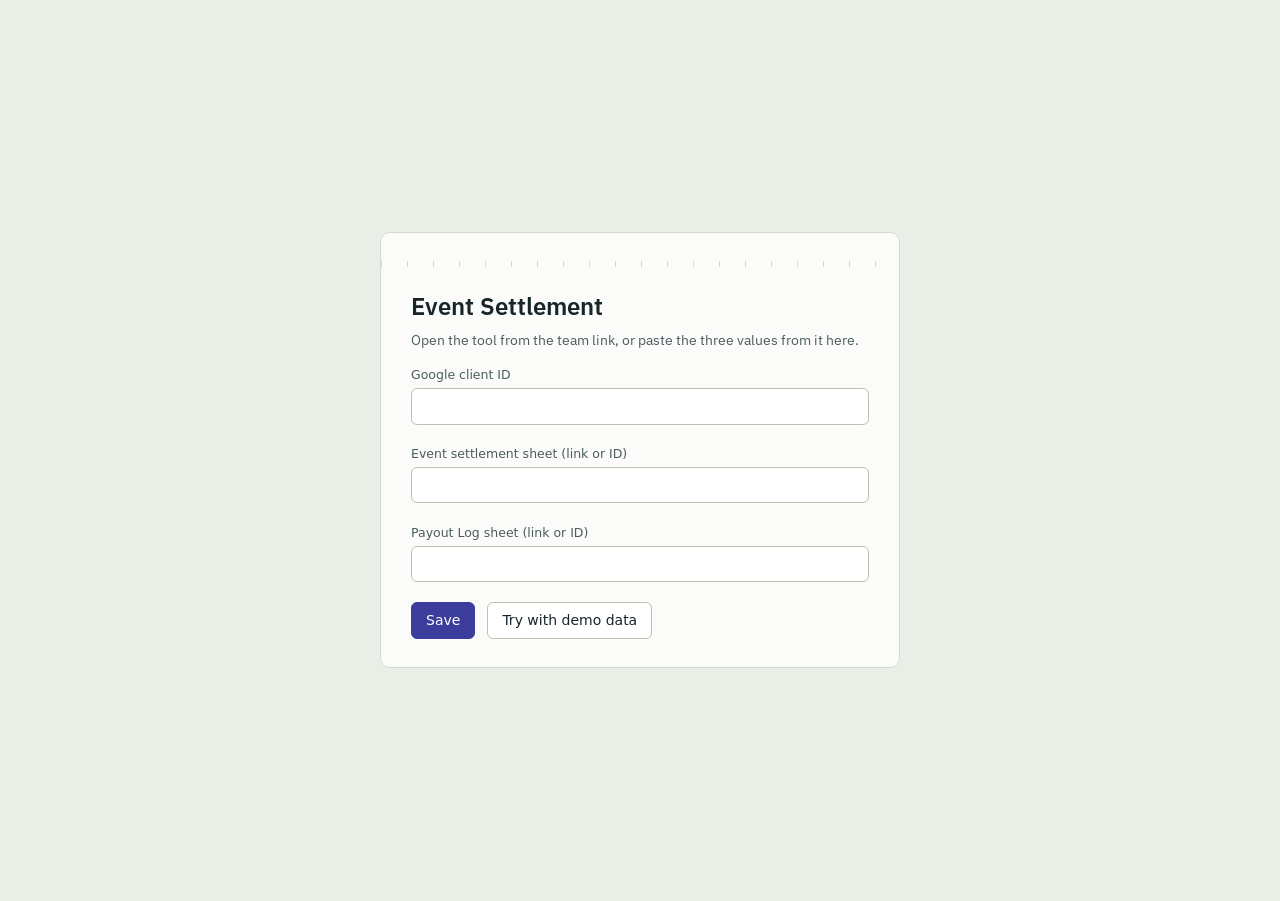
<file: index.html>
<!DOCTYPE html>
<html lang="en">
<head>
<meta charset="utf-8">
<meta name="viewport" content="width=device-width, initial-scale=1">
<meta http-equiv="Content-Security-Policy" content="default-src 'self'; script-src 'self' https://accounts.google.com/gsi/client; style-src 'self' 'unsafe-inline' https://accounts.google.com/gsi/style; font-src 'self'; img-src 'self' data: https://*.googleusercontent.com; connect-src 'self' https://sheets.googleapis.com https://www.googleapis.com https://accounts.google.com/gsi/; frame-src https://accounts.google.com/gsi/; base-uri 'self'; form-action 'none'">
<meta name="referrer" content="no-referrer">
<title>Event Settlement</title>
<link rel="icon" href="data:image/svg+xml,%3Csvg xmlns='http://www.w3.org/2000/svg' viewBox='0 0 32 32'%3E%3Crect x='3' y='3' width='26' height='26' rx='5' fill='%23e9eee7' stroke='%233b3d9c' stroke-width='2.5'/%3E%3Cpath d='M9 12h14M9 17h14M9 22h9' stroke='%2317252b' stroke-width='2'/%3E%3C/svg%3E">
<link rel="stylesheet" href="css/app.css?v=3">
<script src="https://accounts.google.com/gsi/client" async defer></script>
</head>
<body>
<div id="root"></div>
<div id="live" class="visually-hidden" aria-live="polite"></div>
<noscript>This tool needs JavaScript.</noscript>
<script src="js/engine.js?v=3"></script>
<script src="js/sheets.js?v=3"></script>
<script src="js/fakesheets.js?v=3"></script>
<script src="js/app.js?v=3"></script>
</body>
</html>
</file>
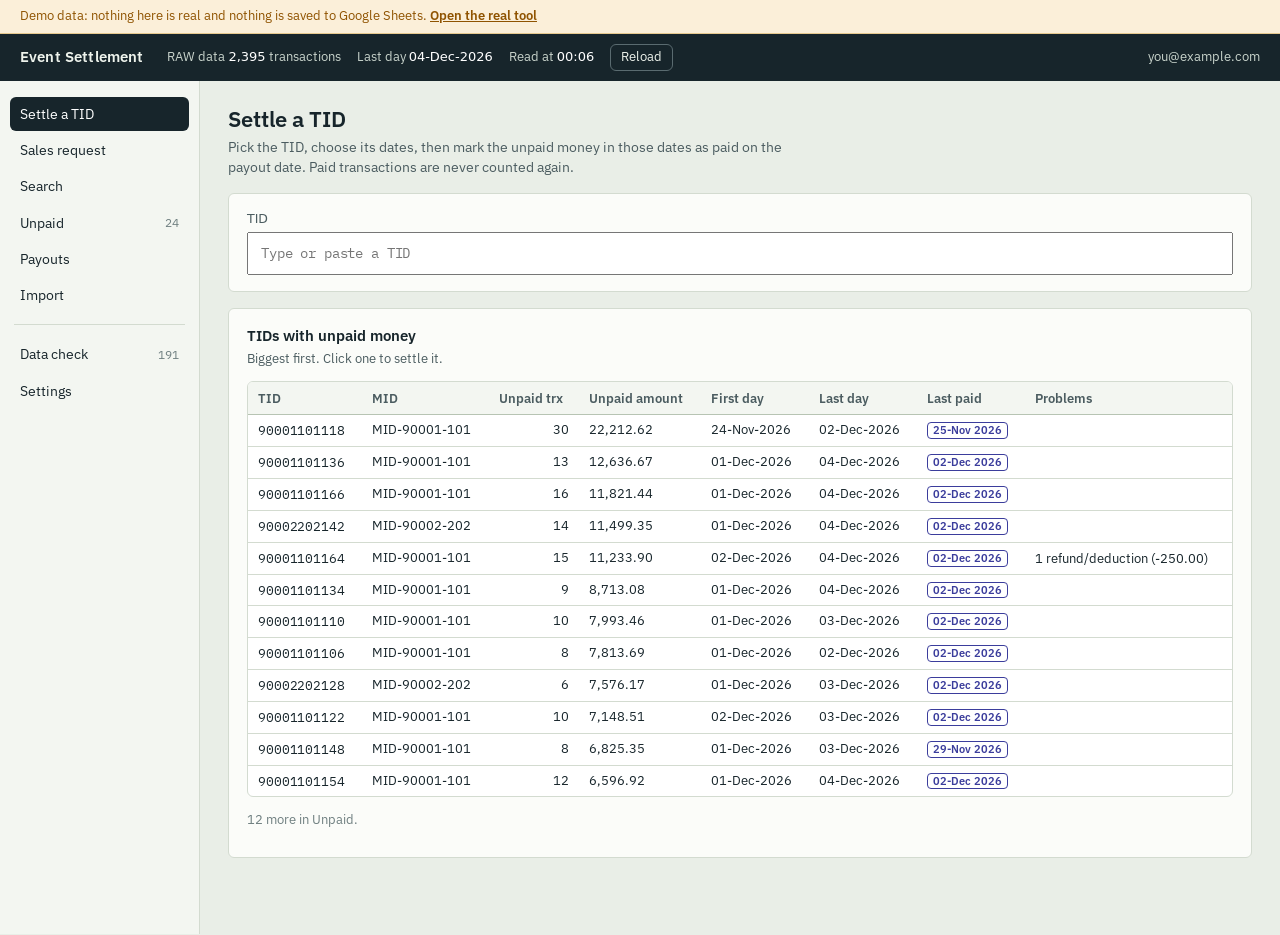
<file: demo.html>
<!DOCTYPE html>
<html lang="en">
<head>
<meta charset="utf-8">
<meta name="viewport" content="width=device-width, initial-scale=1">
<meta http-equiv="Content-Security-Policy" content="default-src 'self'; script-src 'self' https://accounts.google.com/gsi/client; style-src 'self' 'unsafe-inline' https://accounts.google.com/gsi/style; font-src 'self'; img-src 'self' data: https://*.googleusercontent.com; connect-src 'self' https://sheets.googleapis.com https://www.googleapis.com https://accounts.google.com/gsi/; frame-src https://accounts.google.com/gsi/; base-uri 'self'; form-action 'none'">
<meta name="referrer" content="no-referrer">
<title>Event Settlement (demo)</title>
<link rel="icon" href="data:image/svg+xml,%3Csvg xmlns='http://www.w3.org/2000/svg' viewBox='0 0 32 32'%3E%3Crect x='3' y='3' width='26' height='26' rx='5' fill='%23e9eee7' stroke='%233b3d9c' stroke-width='2.5'/%3E%3Cpath d='M9 12h14M9 17h14M9 22h9' stroke='%2317252b' stroke-width='2'/%3E%3C/svg%3E">
<link rel="stylesheet" href="css/app.css?v=3">
</head>
<body>
<div id="root"></div>
<div id="live" class="visually-hidden" aria-live="polite"></div>
<noscript>This tool needs JavaScript.</noscript>
<script src="js/demo-flag.js?v=3"></script>
<script src="js/engine.js?v=3"></script>
<script src="js/sheets.js?v=3"></script>
<script src="js/fakesheets.js?v=3"></script>
<script src="js/app.js?v=3"></script>
</body>
</html>
</file>
<file: css/app.css>
/* Event Settlement - ledger look: pale ledger paper, ink text, indigo payout stamps, amber money due. */
@font-face { font-family: 'Plex Sans'; font-weight: 400; font-display: swap; src: url(../fonts/ibm-plex-sans-latin-400-normal.woff2) format('woff2'); unicode-range: U+0000-00FF, U+0131, U+0152-0153, U+02BB-02BC, U+02C6, U+02DA, U+02DC, U+0304, U+0308, U+0329, U+2000-206F, U+20AC, U+2122, U+2191, U+2193, U+2212, U+2215, U+FEFF, U+FFFD; }
@font-face { font-family: 'Plex Sans'; font-weight: 400; font-display: swap; src: url(../fonts/ibm-plex-sans-latin-ext-400-normal.woff2) format('woff2'); unicode-range: U+0100-02BA, U+02BD-02C5, U+02C7-02CC, U+02CE-02D7, U+02DD-02FF, U+1E00-1E9F, U+20A0-20AB, U+20AD-20C0, U+2113, U+2C60-2C7F, U+A720-A7FF; }
@font-face { font-family: 'Plex Sans'; font-weight: 500; font-display: swap; src: url(../fonts/ibm-plex-sans-latin-500-normal.woff2) format('woff2'); unicode-range: U+0000-00FF, U+2000-206F, U+2212; }
@font-face { font-family: 'Plex Sans'; font-weight: 600; font-display: swap; src: url(../fonts/ibm-plex-sans-latin-600-normal.woff2) format('woff2'); unicode-range: U+0000-00FF, U+2000-206F, U+2212; }
@font-face { font-family: 'Plex Sans'; font-weight: 400; font-display: swap; src: url(../fonts/ibm-plex-sans-arabic-arabic-400-normal.woff2) format('woff2'); unicode-range: U+0600-06FF, U+0750-077F, U+08A0-08FF, U+200C-200E, U+FB50-FDFF, U+FE70-FEFC; }
@font-face { font-family: 'Plex Sans'; font-weight: 500 600; font-display: swap; src: url(../fonts/ibm-plex-sans-arabic-arabic-500-normal.woff2) format('woff2'); unicode-range: U+0600-06FF, U+0750-077F, U+08A0-08FF, U+200C-200E, U+FB50-FDFF, U+FE70-FEFC; }
@font-face { font-family: 'Plex Mono'; font-weight: 400; font-display: swap; src: url(../fonts/ibm-plex-mono-latin-400-normal.woff2) format('woff2'); }
@font-face { font-family: 'Plex Mono'; font-weight: 500; font-display: swap; src: url(../fonts/ibm-plex-mono-latin-500-normal.woff2) format('woff2'); }

:root {
  --paper: #e9eee7;
  --sheet: #fbfcf9;
  --sheet-2: #f3f6f1;
  --rule: #d3dbd0;
  --rule-2: #b7c4b3;
  --ink: #17252b;
  --ink-2: #4b5c60;
  --ink-3: #6f7f80;
  --stamp: #3b3d9c;
  --stamp-2: #2c2e7e;
  --stamp-soft: #e7e8f7;
  --due: #8f5300;
  --due-soft: #fbefd9;
  --block: #b42318;
  --block-soft: #fbe7e4;
  --ok: #1a6a43;
  --ok-soft: #e0f1e6;
  --focus: #3b3d9c;
  --radius: 6px;
  --sans: 'Plex Sans', system-ui, -apple-system, 'Segoe UI', Tahoma, sans-serif;
  --mono: 'Plex Mono', ui-monospace, 'SFMono-Regular', Consolas, monospace;
}

* { box-sizing: border-box; }
html, body { margin: 0; height: 100%; }
body {
  background: var(--paper); color: var(--ink); font: 400 14px/1.45 var(--sans);
  -webkit-font-smoothing: antialiased; font-variant-numeric: tabular-nums;
}
button, input, select, textarea { font: inherit; color: inherit; }
a { color: var(--stamp); }
:focus-visible { outline: 2px solid var(--focus); outline-offset: 2px; }
[hidden] { display: none !important; }
.visually-hidden { position: absolute; width: 1px; height: 1px; overflow: hidden; clip: rect(0 0 0 0); white-space: nowrap; }

/* ---------- frame ---------- */
.app { display: flex; flex-direction: column; min-height: 100vh; }
.app > .body { flex: 1; display: grid; grid-template-columns: 200px 1fr; }
.top {
  display: flex; align-items: center; gap: 24px; padding: 10px 20px;
  background: var(--ink); color: #eef3ec;
}
.top .name { font-weight: 600; font-size: 15px; letter-spacing: .01em; white-space: nowrap; }
.top .data { display: flex; gap: 16px; align-items: baseline; font-size: 13px; color: #c9d4cc; flex-wrap: wrap; }
.top .data b { color: #fff; font-weight: 500; }
.top .who { margin-left: auto; display: flex; gap: 10px; align-items: center; font-size: 13px; color: #c9d4cc; }
.top button { background: transparent; border: 1px solid #5a6b70; color: #eef3ec; border-radius: var(--radius); padding: 3px 10px; cursor: pointer; }
.top button:hover { border-color: #9fb0b2; }

.rail { background: var(--sheet-2); border-right: 1px solid var(--rule); padding: 16px 10px; }
.rail a {
  display: flex; justify-content: space-between; align-items: center; gap: 8px; padding: 7px 10px; border-radius: var(--radius);
  color: var(--ink); text-decoration: none; margin-bottom: 2px;
}
.rail a:hover { background: #e6ece3; }
.rail a[aria-current="page"] { background: var(--ink); color: #fff; }
.rail a .count { font-size: 12px; color: var(--ink-3); }
.rail a[aria-current="page"] .count { color: #c9d4cc; }
.rail hr { border: 0; border-top: 1px solid var(--rule); margin: 12px 4px; }

main { padding: 22px 28px 60px; min-width: 0; }
.view-head { display: flex; align-items: flex-end; gap: 16px; flex-wrap: wrap; margin-bottom: 16px; }
.view-head h1 { font-size: 22px; font-weight: 600; margin: 0; }
.view-head p { margin: 2px 0 0; color: var(--ink-2); max-width: 72ch; }
.view-head .actions { margin-left: auto; display: flex; gap: 8px; flex-wrap: wrap; }

.panel { background: var(--sheet); border: 1px solid var(--rule); border-radius: var(--radius); padding: 16px 18px; margin-bottom: 16px; }
.panel h2 { font-size: 15px; font-weight: 600; margin: 0 0 10px; }
.panel .sub { color: var(--ink-2); font-size: 13px; margin: -6px 0 12px; }
.row { display: flex; gap: 12px; flex-wrap: wrap; align-items: flex-end; }
.grow { flex: 1 1 auto; }
.muted { color: var(--ink-3); }
.small { font-size: 12.5px; }
.id { font-family: var(--mono); font-size: 12.5px; letter-spacing: -.01em; }
.num { text-align: right; white-space: nowrap; }
.neg { color: var(--block); }
.nowrap { white-space: nowrap; }

/* ---------- controls ---------- */
label.field { display: flex; flex-direction: column; gap: 4px; font-size: 12.5px; color: var(--ink-2); }
label.field > span { font-weight: 500; }
input[type=text], input[type=date], input[type=search], input[type=number], select, textarea {
  background: #fff; border: 1px solid var(--rule-2); border-radius: var(--radius); padding: 7px 9px; min-height: 36px; font-size: 14px;
}
input:focus, select:focus, textarea:focus { border-color: var(--stamp); outline: none; box-shadow: 0 0 0 3px var(--stamp-soft); }
input.big { font-size: 17px; padding: 9px 12px; min-width: min(420px, 100%); }
input.id { font-size: 14px; }
.btn {
  display: inline-flex; align-items: center; gap: 6px; border: 1px solid var(--rule-2); background: #fff; border-radius: var(--radius);
  padding: 7px 14px; min-height: 36px; cursor: pointer; font-weight: 500; white-space: nowrap; text-decoration: none; color: var(--ink);
}
.btn:hover { border-color: var(--ink-3); }
.btn.primary { background: var(--stamp); border-color: var(--stamp); color: #fff; }
.btn.primary:hover { background: var(--stamp-2); }
.btn.danger { color: var(--block); border-color: #e3b4ae; }
.btn.danger:hover { background: var(--block-soft); }
.btn:disabled, .btn[aria-disabled="true"] { opacity: .45; cursor: not-allowed; }
.btn.link { border: 0; background: none; padding: 0 2px; min-height: 0; color: var(--stamp); font-weight: 500; }
.seg { display: inline-flex; border: 1px solid var(--rule-2); border-radius: var(--radius); overflow: hidden; }
.seg button { border: 0; background: #fff; padding: 6px 12px; cursor: pointer; border-right: 1px solid var(--rule); }
.seg button:last-child { border-right: 0; }
.seg button[aria-pressed="true"] { background: var(--ink); color: #fff; }

/* ---------- figures ---------- */
.figures { display: flex; gap: 28px; flex-wrap: wrap; margin: 4px 0 2px; }
.fig .v { font-size: 26px; font-weight: 500; line-height: 1.15; }
.fig .v small { font-size: 14px; color: var(--ink-3); font-weight: 400; margin-left: 4px; }
.fig .l { font-size: 12.5px; color: var(--ink-2); }
.fig.due .v { color: var(--due); }
.fig.paid .v { color: var(--stamp); }

/* ---------- the day ledger ---------- */
.ledger { display: flex; gap: 6px; overflow-x: auto; padding: 4px 2px 12px; scroll-snap-type: x proximity; }
.day {
  flex: 0 0 104px; min-height: 92px; border: 1px solid var(--rule); background: #fff; border-radius: var(--radius);
  padding: 7px 8px; cursor: pointer; text-align: left; display: flex; flex-direction: column; gap: 4px; scroll-snap-align: start;
  position: relative;
}
.day:hover { border-color: var(--ink-3); }
.day .d { font-size: 12px; color: var(--ink-2); display: flex; justify-content: space-between; }
.day .d b { color: var(--ink); font-weight: 600; }
.day .due { color: var(--due); font-weight: 500; font-size: 13.5px; }
.day .due small { display: block; color: var(--ink-3); font-weight: 400; font-size: 11.5px; }
.day.in { background: var(--due-soft); border-color: #d9b77a; }
.day.in.paidonly { background: var(--stamp-soft); border-color: #b9bbe6; }
.day.edge { box-shadow: inset 0 0 0 2px var(--due); }
.day .fixmark { position: absolute; top: 6px; right: 7px; width: 7px; height: 7px; border-radius: 50%; background: var(--due); }
.stamp {
  display: inline-block; align-self: flex-start; color: var(--stamp); border: 1.5px solid var(--stamp); border-radius: 4px;
  padding: 1px 5px; font-size: 11px; font-weight: 600; line-height: 1.35; transform: rotate(-2.5deg);
  box-shadow: inset 0 0 0 1.5px #fff, inset 0 0 0 2.5px var(--stamp); background: #fff; white-space: nowrap;
}
.stamp.sm { transform: none; font-size: 11px; padding: 0 5px; box-shadow: none; border-width: 1px; }
.legend { display: flex; gap: 16px; flex-wrap: wrap; font-size: 12.5px; color: var(--ink-2); align-items: center; }
.legend .sw { display: inline-block; width: 12px; height: 12px; border-radius: 3px; vertical-align: -2px; margin-right: 5px; }

/* ---------- status + notes ---------- */
.chip { display: inline-block; font-size: 12px; font-weight: 600; padding: 2px 8px; border-radius: 99px; white-space: nowrap; }
.chip.OK { background: var(--ok-soft); color: var(--ok); }
.chip.WARN { background: var(--due-soft); color: var(--due); }
.chip.BLOCK { background: var(--block-soft); color: var(--block); }
.chip.ZERO { background: #eceeea; color: var(--ink-2); }
.chip.DONE, .chip.PAID { background: var(--stamp-soft); color: var(--stamp); }
.chip.REVERSED { background: #eceeea; color: var(--ink-2); text-decoration: line-through; }
.chip.PARTLY_REVERSED { background: #eceeea; color: var(--ink-2); }
.chip.STAMPING, .chip.CHECK { background: var(--block-soft); color: var(--block); }
.notes { list-style: none; margin: 8px 0 0; padding: 0; display: flex; flex-direction: column; gap: 4px; }
.notes li { padding-left: 22px; position: relative; font-size: 13px; }
.notes li::before { position: absolute; left: 0; top: 0; font-weight: 700; width: 16px; text-align: center; }
.notes li.B { color: var(--block); }
.notes li.B::before { content: '\26D4'; }
.notes li.W { color: var(--due); }
.notes li.W::before { content: '!'; border: 1.5px solid var(--due); border-radius: 50%; width: 14px; height: 14px; line-height: 12px; font-size: 10px; top: 2px; }
.notes li.I { color: var(--ink-2); }
.notes li.I::before { content: 'i'; border: 1.5px solid var(--ink-3); border-radius: 50%; width: 14px; height: 14px; line-height: 12px; font-size: 10px; top: 2px; font-style: italic; }

/* ---------- tables ---------- */
.tablewrap { overflow: auto; border: 1px solid var(--rule); border-radius: var(--radius); background: #fff; max-height: 70vh; }
table.t { border-collapse: separate; border-spacing: 0; width: 100%; font-size: 13px; }
table.t th {
  position: sticky; top: 0; z-index: 1; background: var(--sheet-2); text-align: left; font-weight: 600; font-size: 12.5px;
  color: var(--ink-2); padding: 7px 10px; border-bottom: 1px solid var(--rule-2); white-space: nowrap;
}
table.t td { padding: 6px 10px; border-bottom: 1px solid var(--rule); vertical-align: top; }
table.t tr:last-child td { border-bottom: 0; }
table.t tr.click { cursor: pointer; }
table.t tr.click:hover td { background: #f5f8f3; }
table.t tr.paid td { color: var(--ink-3); }
table.t tr.off td { color: var(--ink-3); }
table.t tfoot td { position: sticky; bottom: 0; background: var(--sheet-2); font-weight: 600; border-top: 1px solid var(--rule-2); }
table.t td input[type=text], table.t td input[type=date], table.t td select { min-height: 30px; padding: 4px 6px; font-size: 13px; }
table.t td .notes li { font-size: 12.5px; }
.more { padding: 8px 10px; color: var(--ink-3); font-size: 12.5px; background: var(--sheet-2); border-top: 1px solid var(--rule); }

/* ---------- empty / sign-in screens ---------- */
.center { min-height: 100vh; display: grid; place-items: center; padding: 24px; }
.card {
  width: min(520px, 100%); background: var(--sheet); border: 1px solid var(--rule); border-radius: 10px; padding: 28px 30px;
}
.card h1 { font-size: 24px; margin: 0 0 6px; }
.card p { color: var(--ink-2); margin: 0 0 16px; }
.card .ledgerline { height: 6px; margin: 0 -30px 22px; background: repeating-linear-gradient(90deg, var(--rule) 0 1px, transparent 1px 26px); }
.empty { padding: 26px; text-align: center; color: var(--ink-2); }
.empty b { color: var(--ink); }

/* ---------- overlays ---------- */
.modal-back { position: fixed; inset: 0; background: rgba(23, 37, 43, .45); display: grid; place-items: center; z-index: 50; padding: 18px; }
.modal { width: min(560px, 100%); background: var(--sheet); border-radius: 10px; padding: 22px 24px; max-height: 90vh; overflow: auto; }
.modal h2 { margin: 0 0 8px; font-size: 18px; }
.modal .body { color: var(--ink); }
.modal .foot { display: flex; justify-content: flex-end; gap: 8px; margin-top: 18px; }
.modal dl { display: grid; grid-template-columns: auto 1fr; gap: 4px 14px; margin: 10px 0; }
.modal dt { color: var(--ink-2); }
.modal dd { margin: 0; font-weight: 500; }
.busy { position: fixed; inset: 0; background: rgba(233, 238, 231, .82); display: grid; place-items: center; z-index: 60; }
.busy .box { background: var(--sheet); border: 1px solid var(--rule); border-radius: 10px; padding: 20px 26px; min-width: 300px; }
.busy .bar { height: 3px; background: var(--rule); border-radius: 2px; overflow: hidden; margin-top: 12px; }
.busy .bar::after { content: ''; display: block; height: 100%; width: 40%; background: var(--stamp); animation: slide 1.1s ease-in-out infinite; }
@keyframes slide { from { transform: translateX(-100%); } to { transform: translateX(260%); } }
.toast { position: fixed; bottom: 18px; left: 50%; transform: translateX(-50%); background: var(--ink); color: #fff; padding: 10px 16px; border-radius: 8px; z-index: 70; max-width: min(640px, 92vw); }
.toast.err { background: var(--block); }
.banner { background: var(--due-soft); color: var(--due); border-bottom: 1px solid #e6c98f; padding: 7px 20px; font-size: 13px; }
.banner a { color: inherit; font-weight: 600; }
.alert { border-radius: var(--radius); padding: 10px 14px; margin-bottom: 14px; font-size: 13.5px; }
.alert.err { background: var(--block-soft); color: var(--block); border: 1px solid #efc2bc; }
.alert.ok { background: var(--ok-soft); color: var(--ok); border: 1px solid #b8dcc6; }
.alert.info { background: var(--stamp-soft); color: var(--stamp-2); border: 1px solid #c9cbee; }
.drop { border: 1.5px dashed var(--rule-2); border-radius: var(--radius); padding: 18px; text-align: center; background: #fff; color: var(--ink-2); }
.drop.over { border-color: var(--stamp); background: var(--stamp-soft); }
details.more-box summary { cursor: pointer; font-weight: 600; font-size: 14px; }
details.more-box[open] summary { margin-bottom: 10px; }

@media (max-width: 860px) {
  .app > .body { grid-template-columns: 1fr; }
  .rail { display: flex; overflow-x: auto; padding: 6px; border-right: 0; border-bottom: 1px solid var(--rule); gap: 4px; }
  .rail a { white-space: nowrap; margin: 0; }
  .rail hr { display: none; }
  main { padding: 16px 14px 60px; }
  .top { flex-wrap: wrap; gap: 8px 16px; }
  .top .who { margin-left: 0; }
  .fig .v { font-size: 22px; }
}
@media (prefers-reduced-motion: reduce) {
  .busy .bar::after { animation: none; width: 100%; }
  .stamp { transform: none; }
}
</file>
